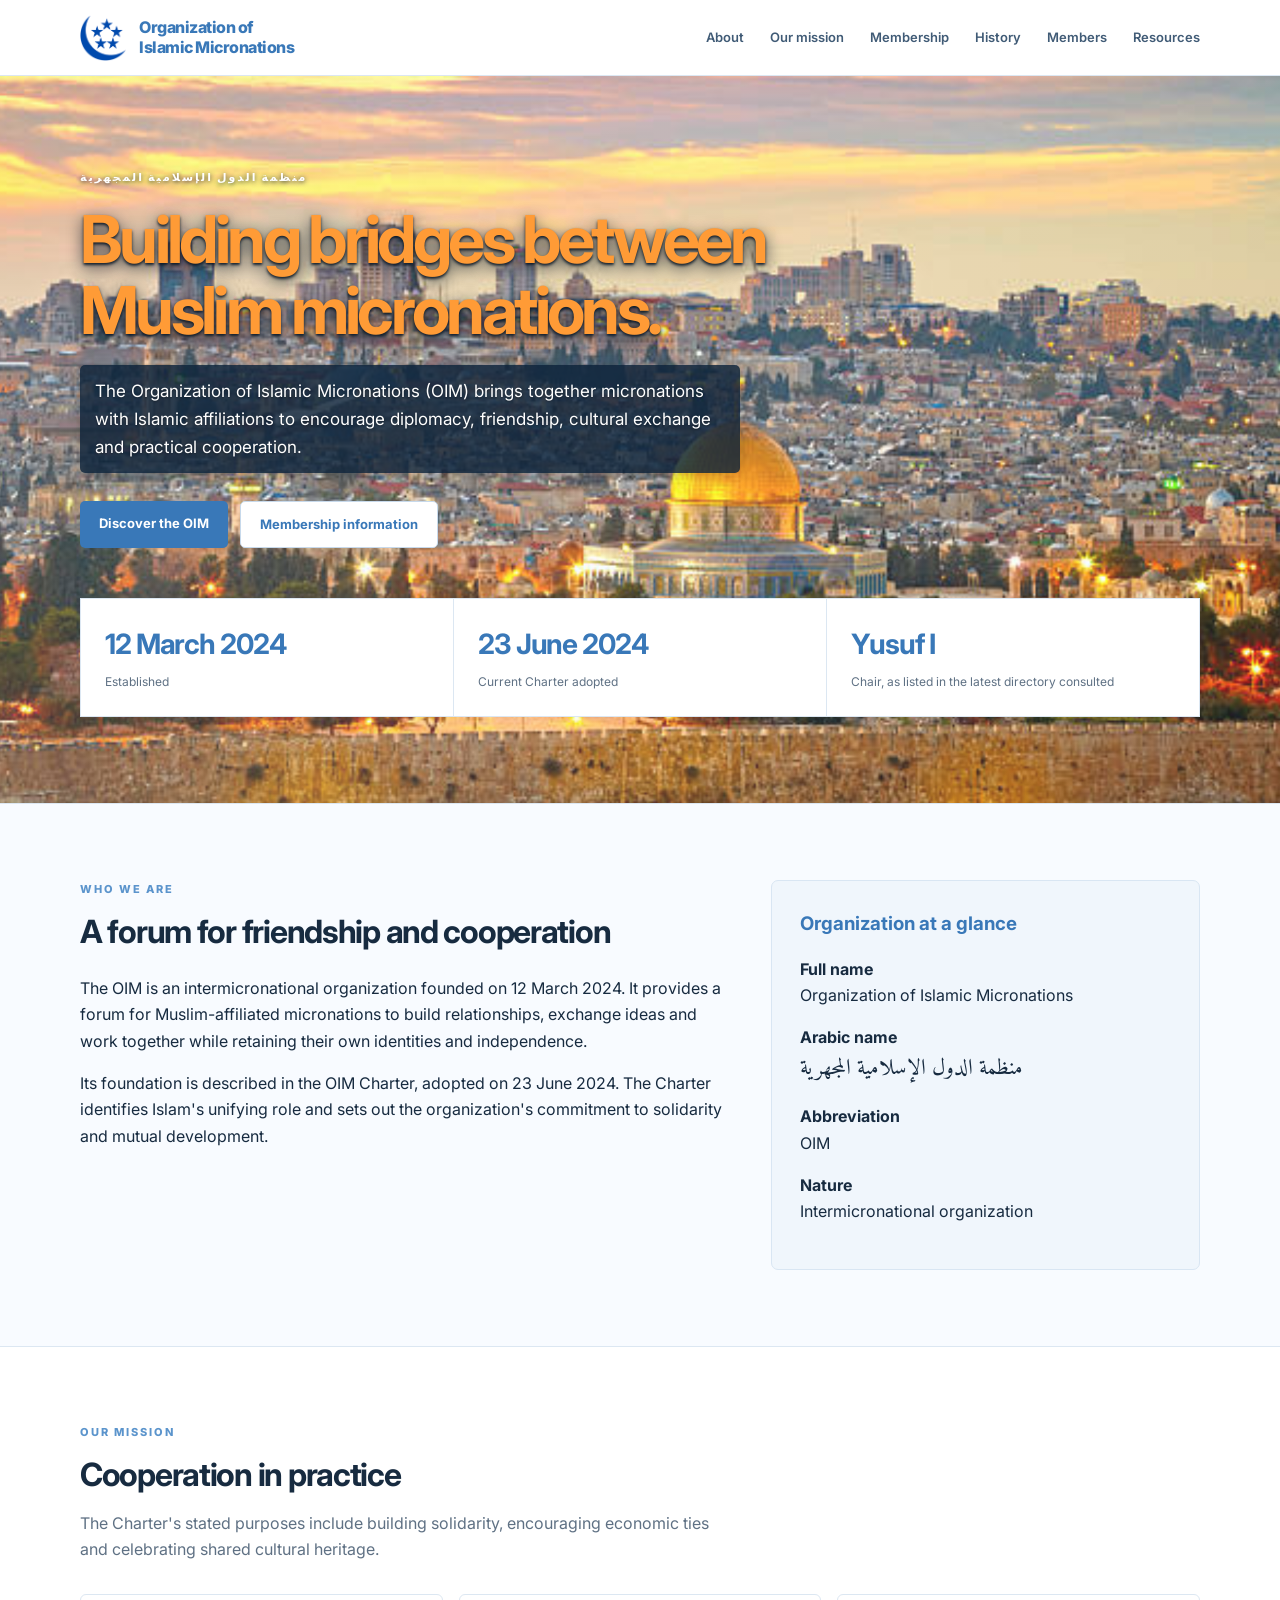
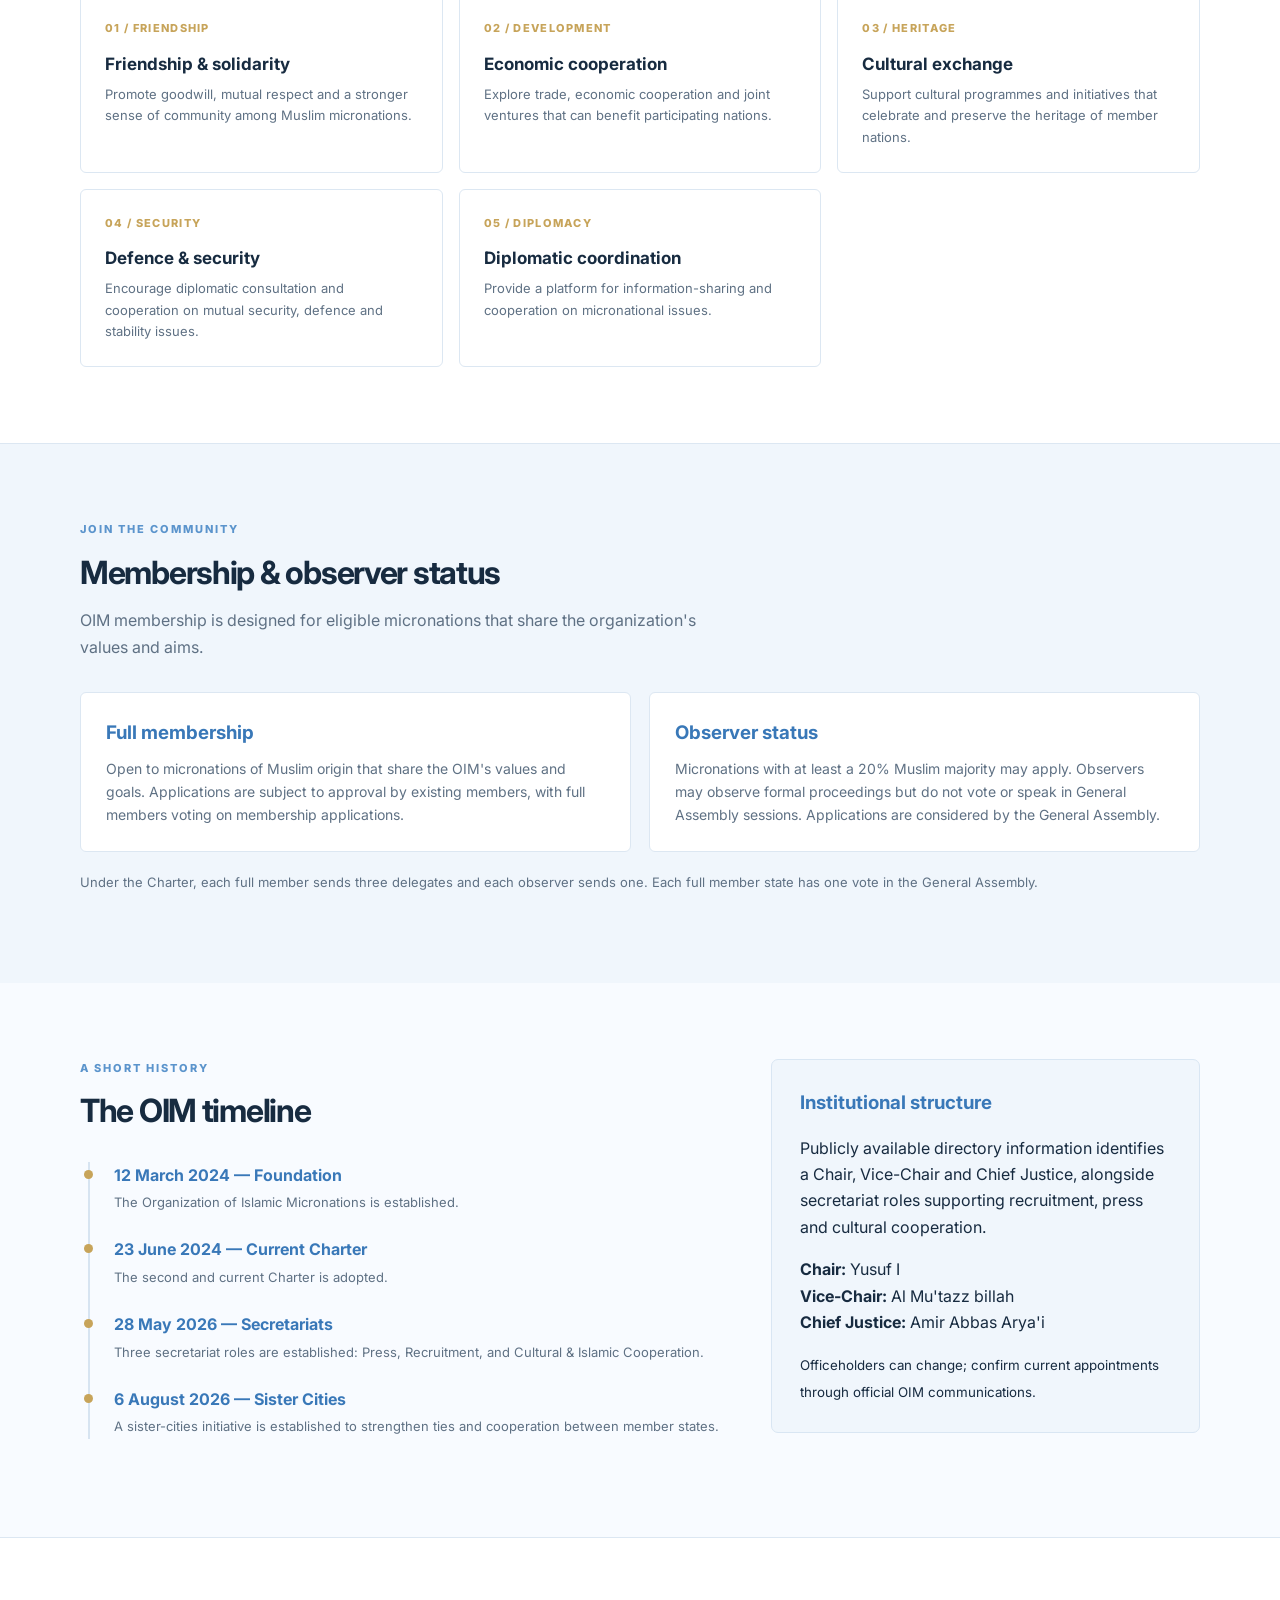
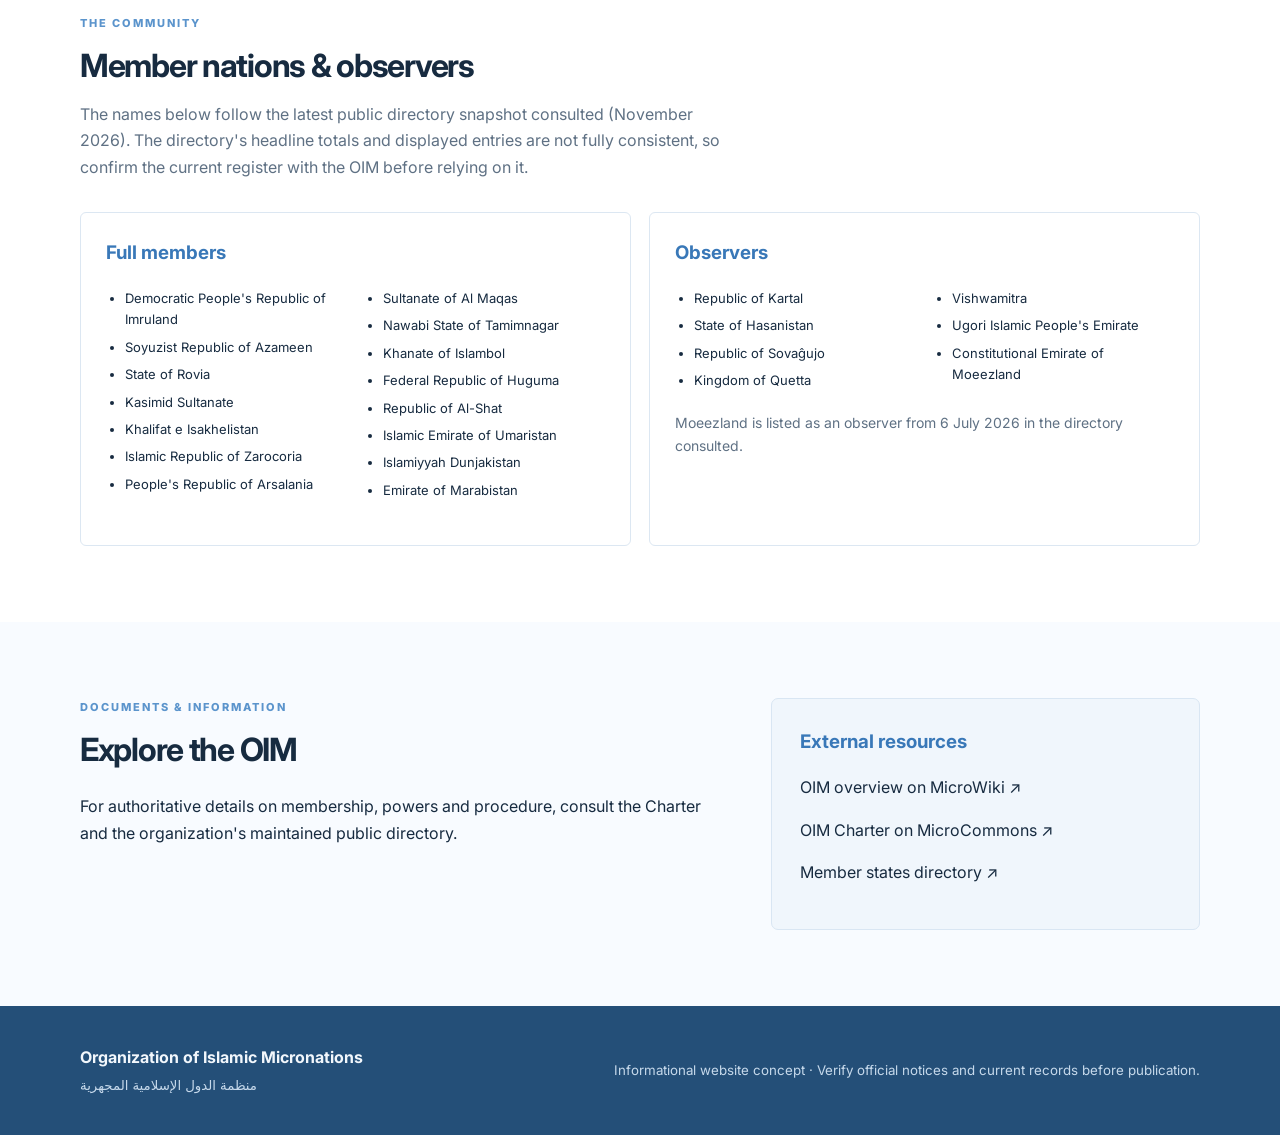
<file: index.html>
<!doctype html>
<html lang="en">
<head>
  <meta charset="utf-8">
  <meta name="viewport" content="width=device-width, initial-scale=1">
<meta name="theme-color" content="#3978b8">
  <meta name="description" content="The Organization of Islamic Micronations — diplomacy, cooperation and cultural exchange among Muslim micronations.">
  <title>Organization of Islamic Micronations</title>
  <link rel="preconnect" href="https://fonts.googleapis.com">
  <link rel="preconnect" href="https://fonts.gstatic.com" crossorigin>
  <link href="https://fonts.googleapis.com/css2?family=Inter:wght@400;500;600;700;800&family=Amiri:wght@700&display=swap" rel="stylesheet">
  <link rel="stylesheet" href="style.css">
</head>
<body>
<header><div class="wrap nav">
  <a class="brand" href="#home"><img src="logo.png" alt="OIM logo"><span>Organization of<br>Islamic Micronations</span></a>
  <button class="menu" aria-label="Toggle navigation" onclick="document.querySelector('.links').classList.toggle('open')">☰</button>
  <nav class="links"><a href="#about">About</a><a href="#mission">Our mission</a><a href="#membership">Membership</a><a href="#history">History</a><a href="#members">Members</a><a href="#resources">Resources</a></nav>
</div></header>
<main id="home">
  <div class="hero"><div class="wrap">
    <div class="eyebrow">منظمة الدول الإسلامية المجهرية</div>
    <h1>Building bridges between Muslim micronations.</h1>
    <p>The Organization of Islamic Micronations (OIM) brings together micronations with Islamic affiliations to encourage diplomacy, friendship, cultural exchange and practical cooperation.</p>
    <div class="actions"><a class="btn" href="#about">Discover the OIM</a><a class="btn alt" href="#membership">Membership information</a></div>
    <div class="stats">
      <div class="stat"><strong>12 March 2024</strong><span>Established</span></div>
      <div class="stat"><strong>23 June 2024</strong><span>Current Charter adopted</span></div>
      <div class="stat"><strong>Yusuf I</strong><span>Chair, as listed in the latest directory consulted</span></div>
    </div>
  </div></div>

  <section id="about"><div class="wrap two">
    <div><div class="eyebrow">Who we are</div><h2 style="font-size:32px;letter-spacing:-.04em;margin:8px 0 14px">A forum for friendship and cooperation</h2>
      <p>The OIM is an intermicronational organization founded on 12 March 2024. It provides a forum for Muslim-affiliated micronations to build relationships, exchange ideas and work together while retaining their own identities and independence.</p>
      <p>Its foundation is described in the OIM Charter, adopted on 23 June 2024. The Charter identifies Islam's unifying role and sets out the organization's commitment to solidarity and mutual development.</p>
    </div>
    <aside class="panel"><h3>Organization at a glance</h3><p><b>Full name</b><br>Organization of Islamic Micronations</p><p><b>Arabic name</b><br><span style="font-family:Amiri,serif;font-size:22px">منظمة الدول الإسلامية المجهرية</span></p><p><b>Abbreviation</b><br>OIM</p><p><b>Nature</b><br>Intermicronational organization</p></aside>
  </div></section>

  <section id="mission" style="background:#fff;border-top:1px solid var(--line);border-bottom:1px solid var(--line)"><div class="wrap">
    <div class="section-head"><div class="eyebrow">Our mission</div><h2>Cooperation in practice</h2><p>The Charter's stated purposes include building solidarity, encouraging economic ties and celebrating shared cultural heritage.</p></div>
    <div class="pillars">
      <article class="pillar"><div class="number">01 / FRIENDSHIP</div><h3>Friendship & solidarity</h3><p>Promote goodwill, mutual respect and a stronger sense of community among Muslim micronations.</p></article>
      <article class="pillar"><div class="number">02 / DEVELOPMENT</div><h3>Economic cooperation</h3><p>Explore trade, economic cooperation and joint ventures that can benefit participating nations.</p></article>
      <article class="pillar"><div class="number">03 / HERITAGE</div><h3>Cultural exchange</h3><p>Support cultural programmes and initiatives that celebrate and preserve the heritage of member nations.</p></article>
      <article class="pillar"><div class="number">04 / SECURITY</div><h3>Defence & security</h3><p>Encourage diplomatic consultation and cooperation on mutual security, defence and stability issues.</p></article>
      <article class="pillar"><div class="number">05 / DIPLOMACY</div><h3>Diplomatic coordination</h3><p>Provide a platform for information-sharing and cooperation on micronational issues.</p></article>
    </div>
  </div></section>

  <section id="membership" class="membership"><div class="wrap">
    <div class="section-head"><div class="eyebrow">Join the community</div><h2>Membership & observer status</h2><p>OIM membership is designed for eligible micronations that share the organization's values and aims.</p></div>
    <div class="columns">
      <article class="membership-card"><h3>Full membership</h3><p>Open to micronations of Muslim origin that share the OIM's values and goals. Applications are subject to approval by existing members, with full members voting on membership applications.</p></article>
      <article class="membership-card"><h3>Observer status</h3><p>Micronations with at least a 20% Muslim majority may apply. Observers may observe formal proceedings but do not vote or speak in General Assembly sessions. Applications are considered by the General Assembly.</p></article>
    </div>
    <p class="members-note">Under the Charter, each full member sends three delegates and each observer sends one. Each full member state has one vote in the General Assembly.</p>
  </div></section>

  <section id="history"><div class="wrap two">
    <div><div class="eyebrow">A short history</div><h2 style="font-size:32px;letter-spacing:-.04em;margin:8px 0 24px">The OIM timeline</h2>
      <div class="timeline">
        <div class="event"><strong>12 March 2024 — Foundation</strong><span>The Organization of Islamic Micronations is established.</span></div>
        <div class="event"><strong>23 June 2024 — Current Charter</strong><span>The second and current Charter is adopted.</span></div>
        <div class="event"><strong>28 May 2026 — Secretariats</strong><span>Three secretariat roles are established: Press, Recruitment, and Cultural & Islamic Cooperation.</span></div>
        <div class="event"><strong>6 August 2026 — Sister Cities</strong><span>A sister-cities initiative is established to strengthen ties and cooperation between member states.</span></div>
      </div>
    </div>
    <aside class="panel"><h3>Institutional structure</h3><p>Publicly available directory information identifies a Chair, Vice-Chair and Chief Justice, alongside secretariat roles supporting recruitment, press and cultural cooperation.</p><p><b>Chair:</b> Yusuf I<br><b>Vice-Chair:</b> Al Mu'tazz billah<br><b>Chief Justice:</b> Amir Abbas Arya'i</p><small>Officeholders can change; confirm current appointments through official OIM communications.</small></aside>
  </div></section>

  <section id="members" style="background:#fff;border-top:1px solid var(--line)"><div class="wrap">
    <div class="section-head"><div class="eyebrow">The community</div><h2>Member nations & observers</h2><p>The names below follow the latest public directory snapshot consulted (November 2026). The directory's headline totals and displayed entries are not fully consistent, so confirm the current register with the OIM before relying on it.</p></div>
    <div class="columns">
      <article class="membership-card"><h3>Full members</h3><ul class="member-list">
        <li>Democratic People's Republic of Imruland</li><li>Soyuzist Republic of Azameen</li><li>State of Rovia</li><li>Kasimid Sultanate</li><li>Khalifat e Isakhelistan</li><li>Islamic Republic of Zarocoria</li><li>People's Republic of Arsalania</li><li>Sultanate of Al Maqas</li><li>Nawabi State of Tamimnagar</li><li>Khanate of Islambol</li><li>Federal Republic of Huguma</li><li>Republic of Al-Shat</li><li>Islamic Emirate of Umaristan</li><li>Islamiyyah Dunjakistan</li><li>Emirate of Marabistan</li>
      </ul></article>
      <article class="membership-card"><h3>Observers</h3><ul class="member-list">
        <li>Republic of Kartal</li><li>State of Hasanistan</li><li>Republic of Sovaĝujo</li><li>Kingdom of Quetta</li><li>Vishwamitra</li><li>Ugori Islamic People's Emirate</li><li>Constitutional Emirate of Moeezland</li>
      </ul><p class="members-note">Moeezland is listed as an observer from 6 July 2026 in the directory consulted.</p></article>
    </div>
  </div></section>

  <section id="resources"><div class="wrap two">
    <div><div class="eyebrow">Documents & information</div><h2 style="font-size:32px;letter-spacing:-.04em;margin:8px 0 12px">Explore the OIM</h2><p>For authoritative details on membership, powers and procedure, consult the Charter and the organization's maintained public directory.</p></div>
    <aside class="panel"><h3>External resources</h3><p><a href="https://micronations.wiki/wiki/Organization_of_Islamic_Micronations" target="_blank" rel="noopener">OIM overview on MicroWiki ↗</a></p><p><a href="https://commons.micronations.wiki/wiki/Charter_of_the_Organisation_of_Islamic_Micronations" target="_blank" rel="noopener">OIM Charter on MicroCommons ↗</a></p><p><a href="https://en.micronations.wiki/wiki/Member_states_of_the_Organization_of_Islamic_Micronations" target="_blank" rel="noopener">Member states directory ↗</a></p></aside>
  </div></section>
</main>
<footer><div class="wrap foot"><div><b>Organization of Islamic Micronations</b><br><small>منظمة الدول الإسلامية المجهرية</small></div><small>Informational website concept · Verify official notices and current records before publication.</small></div></footer>
</body></html>
</file>
<file: style.css>
:root{--green:#3978b8;--green2:#5b94cc;--ink:#172b40;--muted:#5f7184;--paper:#f8fbff;--line:#dce7f2;--gold:#c7a45a}
    *{box-sizing:border-box}html{scroll-behavior:smooth}body{margin:0;background:var(--paper);color:var(--ink);font-family:Inter,system-ui,sans-serif;line-height:1.65}
    a{color:inherit;text-decoration:none}.wrap{width:min(1120px,calc(100% - 40px));margin:auto}
    header{height:76px;background:#fff;border-bottom:1px solid var(--line);display:flex;align-items:center;position:sticky;top:0;z-index:10}
    .nav{display:flex;align-items:center;justify-content:space-between;gap:24px}.brand{display:flex;align-items:center;gap:13px;font-weight:800;color:var(--green);letter-spacing:-.03em}
    .brand img{width:46px;height:46px;object-fit:contain}.brand span{max-width:260px;line-height:1.2}.links{display:flex;gap:26px;align-items:center;font-size:13px;font-weight:600;color:#405b76}.links a:hover{color:var(--green2)}
    .menu{display:none;border:0;background:none;font-size:24px;color:var(--green)}
    .hero{min-height:520px;padding:92px 0 86px;background-image:linear-gradient(110deg,rgba(245,249,255,.24) 0%,rgba(248,251,255,.16) 52%,rgba(255,255,255,.10) 100%),url('background.png');background-size:cover;background-position:center;background-repeat:no-repeat;border-bottom:1px solid var(--line)}
    .eyebrow{font-size:11px;letter-spacing:.18em;text-transform:uppercase;color:var(--green2);font-weight:800}
    h1{font-size:clamp(38px,6vw,66px);line-height:1.08;letter-spacing:-.055em;max-width:760px;margin:18px 0}
    .hero p{max-width:660px;color:var(--muted);font-size:17px;margin:0 0 28px}
    .actions{display:flex;gap:12px;flex-wrap:wrap}.btn{display:inline-flex;padding:12px 19px;border-radius:5px;background:var(--green);color:#fff;font-weight:700;font-size:13px}.btn.alt{background:#fff;color:var(--green);border:1px solid #c7d9eb}
    .stats{display:grid;grid-template-columns:repeat(3,1fr);gap:1px;background:var(--line);border:1px solid var(--line);margin-top:50px}
    .stat{background:#fff;padding:22px 24px}.stat strong{display:block;color:var(--green);font-size:28px;letter-spacing:-.04em}.stat span{font-size:12px;color:var(--muted)}
    section{padding:76px 0}.section-head{max-width:650px;margin-bottom:32px}.section-head h2{font-size:32px;letter-spacing:-.04em;margin:8px 0}.section-head p{color:var(--muted);margin:0}
    .two{display:grid;grid-template-columns:1.2fr .8fr;gap:48px;align-items:start}.panel{background:#f0f6fc;border:1px solid #d9e6f3;padding:28px;border-radius:7px}.panel h3{margin:0 0 10px;color:var(--green)}
    .pillars{display:grid;grid-template-columns:repeat(3,1fr);gap:16px}.pillar{padding:24px;border:1px solid var(--line);background:#fff;border-radius:6px}.number{font-size:11px;color:var(--gold);font-weight:800;letter-spacing:.12em}.pillar h3{margin:12px 0 6px;font-size:17px}.pillar p{margin:0;color:var(--muted);font-size:13px}
    .membership{background:#f0f6fc}.columns{display:grid;grid-template-columns:1fr 1fr;gap:18px}.membership-card{background:#fff;border:1px solid var(--line);padding:25px;border-radius:6px}.membership-card h3{margin:0 0 8px;color:var(--green)}.membership-card p{color:var(--muted);font-size:14px;margin:0}
    .timeline{border-left:2px solid #d7e4f1;margin-left:8px;padding-left:24px}.event{position:relative;margin:0 0 22px}.event:before{content:"";position:absolute;width:9px;height:9px;border-radius:50%;background:var(--gold);left:-30px;top:8px}.event strong{display:block;color:var(--green)}.event span{font-size:13px;color:var(--muted)}
    .members-note{font-size:13px;color:var(--muted);margin-top:20px}.member-list{columns:2;column-gap:35px;padding-left:19px}.member-list li{break-inside:avoid;padding:3px 0;font-size:13px}
    footer{background:#244f78;color:#f2f7fc;padding:38px 0}.foot{display:flex;justify-content:space-between;gap:25px;align-items:center}.foot small{color:#c6d9eb}.foot a{color:#fff;text-decoration:underline;text-underline-offset:3px}
    @media(max-width:760px){.links{display:none;position:absolute;top:75px;left:0;right:0;background:#fff;padding:20px;flex-direction:column;border-bottom:1px solid var(--line)}.links.open{display:flex}.menu{display:block}.hero{padding:65px 0}.two,.columns{grid-template-columns:1fr;gap:22px}.pillars{grid-template-columns:1fr}.stats{grid-template-columns:1fr}.stat{padding:16px 20px}section{padding:58px 0}.member-list{columns:1}.foot{display:block}.foot small{display:block;margin-top:10px}}

/* Hero text contrast: keep the photo visible while making every line readable. */
.hero .eyebrow {
  color: #ffffff;
  text-shadow: 0 1px 5px rgba(8, 24, 42, 0.9);
}

.hero h1 {
  color: #ff9b36;
  text-shadow:
    0 2px 3px rgba(12, 25, 40, 0.95),
    0 5px 16px rgba(12, 25, 40, 0.75);
}

.hero p {
  display: table;
  max-width: 660px;
  padding: 12px 15px;
  border-radius: 5px;
  color: #ffffff;
  background: rgba(13, 35, 58, 0.82);
  text-shadow: 0 1px 2px rgba(0, 0, 0, 0.35);
  box-shadow: 0 3px 14px rgba(0, 0, 0, 0.16);
}

@media (max-width: 760px) {
  .hero p {
    display: block;
  }
}
</file>
